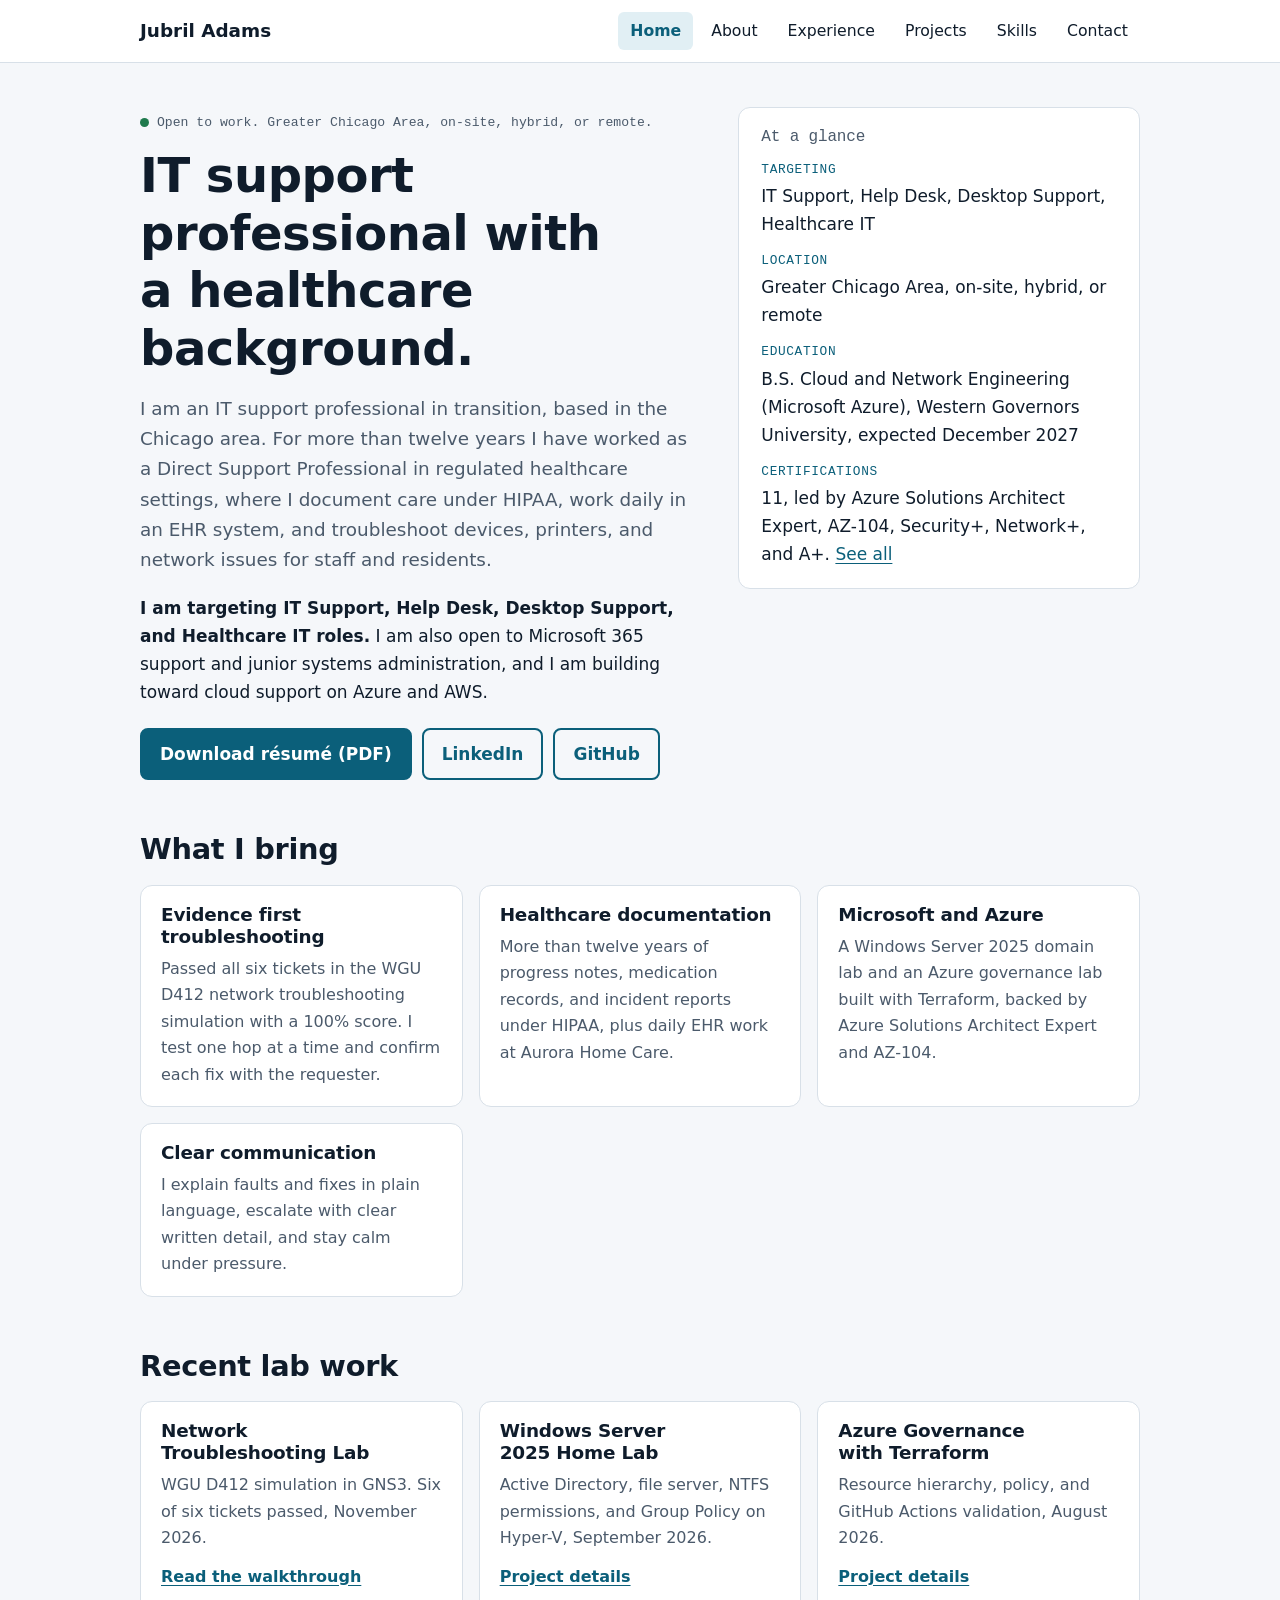
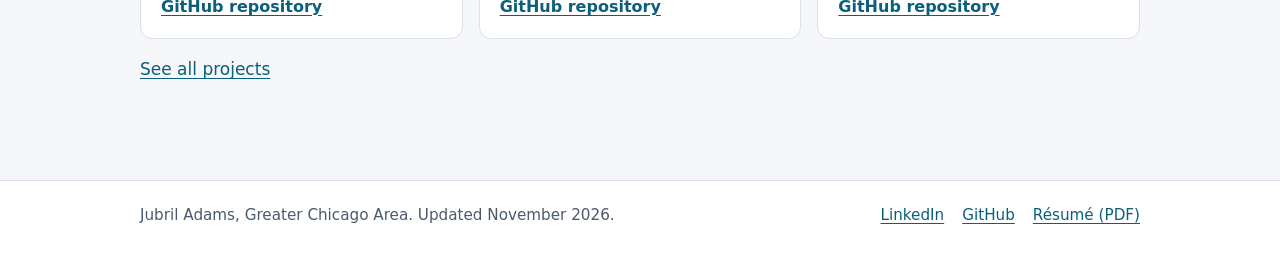
<file: index.html>
<!DOCTYPE html>
<html lang="en">
<head>
<meta charset="utf-8">
<meta name="viewport" content="width=device-width, initial-scale=1">
<title>Jubril Adams | IT Support, Help Desk and Healthcare IT</title>
<meta name="description" content="Jubril Adams is an IT support professional in the Chicago area with more than twelve years of healthcare documentation experience, Azure and CompTIA certifications, and hands-on networking labs.">
<link rel="canonical" href="https://jubriladams.com/">
<meta property="og:type" content="website">
<meta property="og:title" content="Jubril Adams | IT Support, Help Desk and Healthcare IT">
<meta property="og:description" content="Jubril Adams is an IT support professional in the Chicago area with more than twelve years of healthcare documentation experience, Azure and CompTIA certifications, and hands-on networking labs.">
<meta property="og:url" content="https://jubriladams.com/">
<meta name="theme-color" content="#0b5f7a">
<link rel="stylesheet" href="styles.css">
<script type="application/ld+json">
{"@context":"https://schema.org","@type":"Person","name":"Jubril Adams","url":"https://jubriladams.com/","sameAs":["https://www.linkedin.com/in/jubriladams","https://github.com/Jubriladams78"]}
</script>
</head>
<body>
<a class="skip" href="#main">Skip to content</a>
<header class="site-head">
  <div class="wrap">
    <a class="brand" href="index.html">Jubril Adams</a>
    <nav aria-label="Main"><ul><li><a href="index.html" aria-current="page">Home</a></li><li><a href="about.html">About</a></li><li><a href="experience.html">Experience</a></li><li><a href="projects.html">Projects</a></li><li><a href="skills.html">Skills</a></li><li><a href="contact.html">Contact</a></li></ul></nav>
  </div>
</header>
<main id="main"><div class="wrap">

<section class="hero" aria-labelledby="h">
  <div>
    <p class="eyebrow"><span class="dot" aria-hidden="true"></span>Open to work. Greater Chicago Area, on-site, hybrid, or remote.</p>
    <h1 id="h">IT support professional with a healthcare background.</h1>
    <p class="lead">I am an IT support professional in transition, based in the Chicago area. For more than twelve years I have worked as a Direct Support Professional in regulated healthcare settings, where I document care under HIPAA, work daily in an EHR system, and troubleshoot devices, printers, and network issues for staff and residents.</p>
    <p><b>I am targeting IT Support, Help Desk, Desktop Support, and Healthcare IT roles.</b> I am also open to Microsoft 365 support and junior systems administration, and I am building toward cloud support on Azure and AWS.</p>
    <div class="actions">
      <a class="btn primary" href="assets/Jubril-Adams-Resume.pdf">Download résumé (PDF)</a>
      <a class="btn" href="https://www.linkedin.com/in/jubriladams">LinkedIn</a>
      <a class="btn" href="https://github.com/Jubriladams78">GitHub</a>
    </div>
  </div>
  <aside class="glance" aria-labelledby="g">
    <h2 id="g">At a glance</h2>
    <dl>
      <dt>Targeting</dt><dd>IT Support, Help Desk, Desktop Support, Healthcare IT</dd>
      <dt>Location</dt><dd>Greater Chicago Area, on-site, hybrid, or remote</dd>
      <dt>Education</dt><dd>B.S. Cloud and Network Engineering (Microsoft Azure), Western Governors University, expected December 2027</dd>
      <dt>Certifications</dt><dd>11, led by Azure Solutions Architect Expert, AZ-104, Security+, Network+, and A+. <a href="skills.html#certs">See all</a></dd>
    </dl>
  </aside>
</section>

<section class="section" aria-labelledby="s">
  <h2 id="s">What I bring</h2>
  <div class="grid">
    <div class="card"><h3>Evidence first troubleshooting</h3><p>Passed all six tickets in the WGU D412 network troubleshooting simulation with a 100% score. I test one hop at a time and confirm each fix with the requester.</p></div>
    <div class="card"><h3>Healthcare documentation</h3><p>More than twelve years of progress notes, medication records, and incident reports under HIPAA, plus daily EHR work at Aurora Home Care.</p></div>
    <div class="card"><h3>Microsoft and Azure</h3><p>A Windows Server 2025 domain lab and an Azure governance lab built with Terraform, backed by Azure Solutions Architect Expert and AZ-104.</p></div>
    <div class="card"><h3>Clear communication</h3><p>I explain faults and fixes in plain language, escalate with clear written detail, and stay calm under pressure.</p></div>
  </div>
</section>

<section class="section" aria-labelledby="p">
  <h2 id="p">Recent lab work</h2>
  <div class="grid">
    <div class="card"><h3>Network Troubleshooting Lab</h3><p>WGU D412 simulation in GNS3. Six of six tickets passed, November 2026.</p><p class="links"><a href="network-lab.html">Read the walkthrough</a><a href="https://github.com/Jubriladams78/network-troubleshooting-lab">GitHub repository</a></p></div>
    <div class="card"><h3>Windows Server 2025 Home Lab</h3><p>Active Directory, file server, NTFS permissions, and Group Policy on Hyper-V, September 2026.</p><p class="links"><a href="projects.html#windows">Project details</a><a href="https://github.com/Jubriladams78/windows-server-2025-ad-dns-gpo-lab">GitHub repository</a></p></div>
    <div class="card"><h3>Azure Governance with Terraform</h3><p>Resource hierarchy, policy, and GitHub Actions validation, August 2026.</p><p class="links"><a href="projects.html#azure">Project details</a><a href="https://github.com/Jubriladams78/Azure-resource-hierarchy-lab">GitHub repository</a></p></div>
  </div>
  <p style="margin-top:16px"><a href="projects.html">See all projects</a></p>
</section>

</div></main>
<footer>
  <div class="wrap">
    <div>Jubril Adams, Greater Chicago Area. Updated November 2026.</div>
    <ul>
      <li><a href="https://www.linkedin.com/in/jubriladams">LinkedIn</a></li>
      <li><a href="https://github.com/Jubriladams78">GitHub</a></li>
      <li><a href="assets/Jubril-Adams-Resume.pdf">Résumé (PDF)</a></li>
    </ul>
  </div>
</footer>
</body>
</html>
</file>
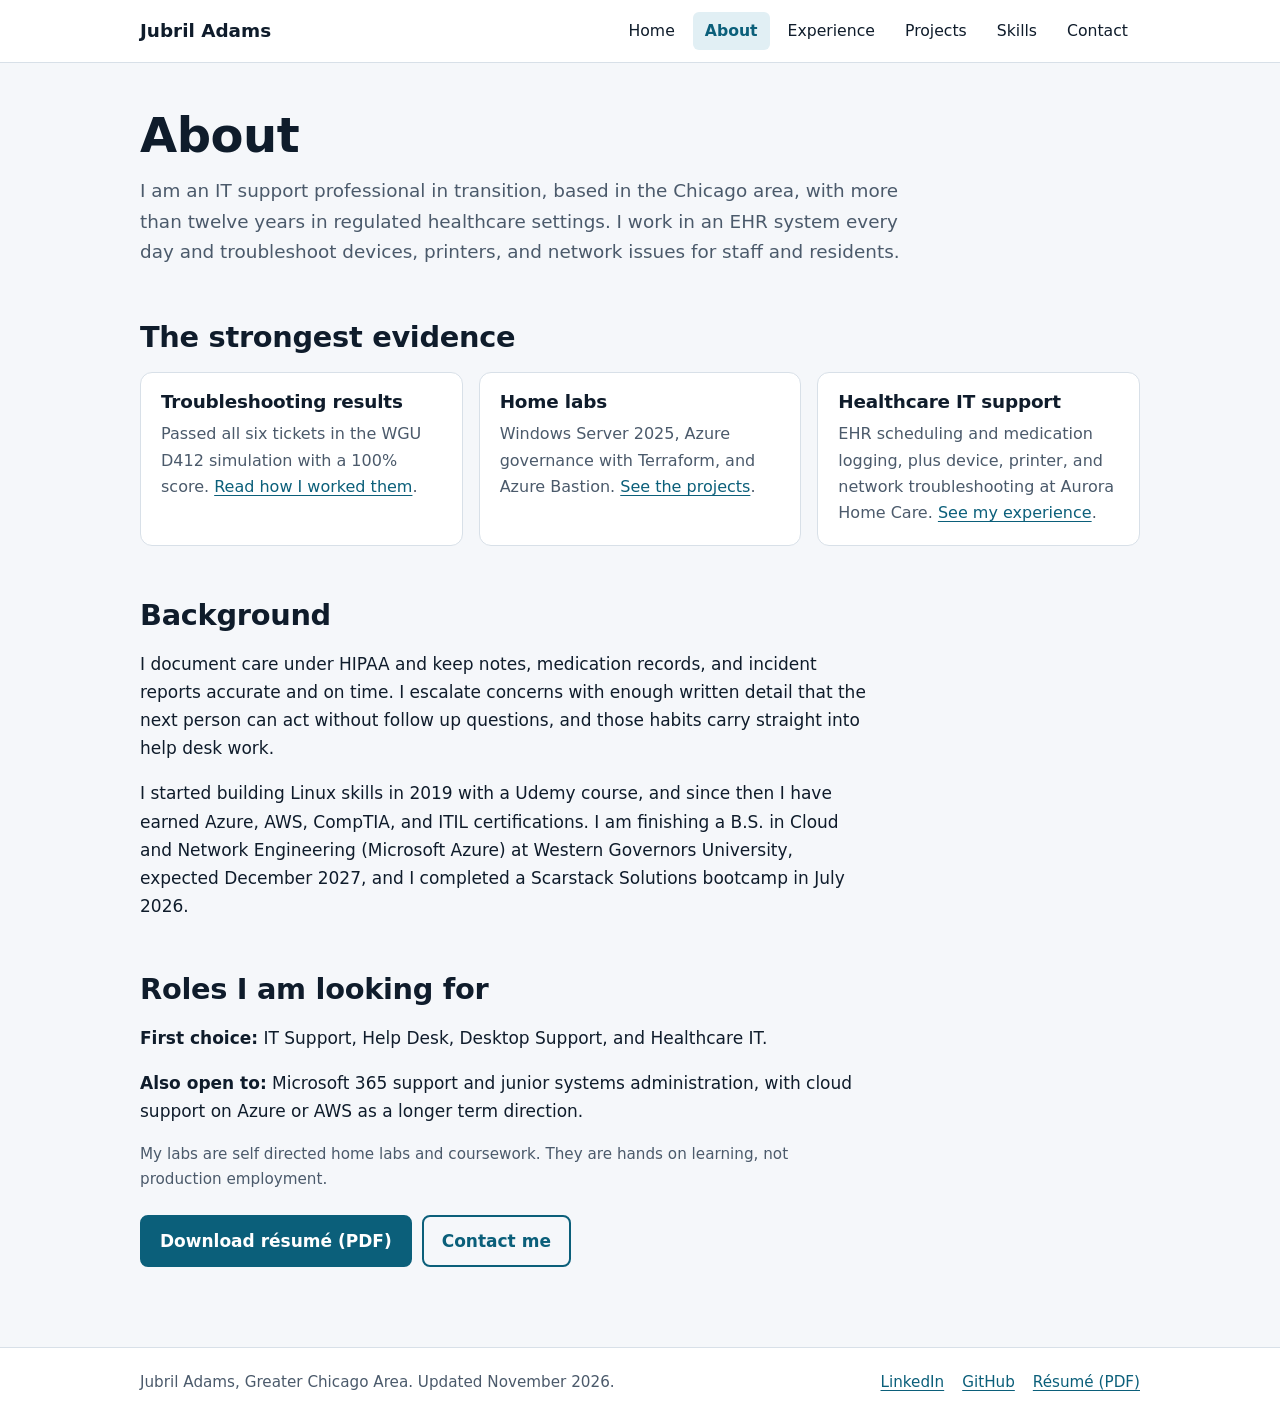
<file: about.html>
<!DOCTYPE html>
<html lang="en">
<head>
<meta charset="utf-8">
<meta name="viewport" content="width=device-width, initial-scale=1">
<title>About Jubril Adams | IT Support Professional</title>
<meta name="description" content="Career summary and strongest evidence for IT Support, Help Desk, Desktop Support, and Healthcare IT roles in the Chicago area.">
<link rel="canonical" href="https://jubriladams.com/about.html">
<meta property="og:type" content="website">
<meta property="og:title" content="About Jubril Adams | IT Support Professional">
<meta property="og:description" content="Career summary and strongest evidence for IT Support, Help Desk, Desktop Support, and Healthcare IT roles in the Chicago area.">
<meta property="og:url" content="https://jubriladams.com/about.html">
<meta name="theme-color" content="#0b5f7a">
<link rel="stylesheet" href="styles.css">
</head>
<body>
<a class="skip" href="#main">Skip to content</a>
<header class="site-head">
  <div class="wrap">
    <a class="brand" href="index.html">Jubril Adams</a>
    <nav aria-label="Main"><ul><li><a href="index.html">Home</a></li><li><a href="about.html" aria-current="page">About</a></li><li><a href="experience.html">Experience</a></li><li><a href="projects.html">Projects</a></li><li><a href="skills.html">Skills</a></li><li><a href="contact.html">Contact</a></li></ul></nav>
  </div>
</header>
<main id="main"><div class="wrap">

<h1>About</h1>
<p class="lead" style="margin-top:12px">I am an IT support professional in transition, based in the Chicago area, with more than twelve years in regulated healthcare settings. I work in an EHR system every day and troubleshoot devices, printers, and network issues for staff and residents.</p>

<section class="section" aria-labelledby="ev">
  <h2 id="ev">The strongest evidence</h2>
  <div class="grid">
    <div class="card"><h3>Troubleshooting results</h3><p>Passed all six tickets in the WGU D412 simulation with a 100% score. <a href="network-lab.html">Read how I worked them</a>.</p></div>
    <div class="card"><h3>Home labs</h3><p>Windows Server 2025, Azure governance with Terraform, and Azure Bastion. <a href="projects.html">See the projects</a>.</p></div>
    <div class="card"><h3>Healthcare IT support</h3><p>EHR scheduling and medication logging, plus device, printer, and network troubleshooting at Aurora Home Care. <a href="experience.html">See my experience</a>.</p></div>
  </div>
</section>

<section class="section" aria-labelledby="bg">
  <h2 id="bg">Background</h2>
  <p>I document care under HIPAA and keep notes, medication records, and incident reports accurate and on time. I escalate concerns with enough written detail that the next person can act without follow up questions, and those habits carry straight into help desk work.</p>
  <p>I started building Linux skills in 2019 with a Udemy course, and since then I have earned Azure, AWS, CompTIA, and ITIL certifications. I am finishing a B.S. in Cloud and Network Engineering (Microsoft Azure) at Western Governors University, expected December 2027, and I completed a Scarstack Solutions bootcamp in July 2026.</p>
</section>

<section class="section" aria-labelledby="target">
  <h2 id="target">Roles I am looking for</h2>
  <p><b>First choice:</b> IT Support, Help Desk, Desktop Support, and Healthcare IT.</p>
  <p><b>Also open to:</b> Microsoft 365 support and junior systems administration, with cloud support on Azure or AWS as a longer term direction.</p>
  <p class="note">My labs are self directed home labs and coursework. They are hands on learning, not production employment.</p>
  <div class="actions"><a class="btn primary" href="assets/Jubril-Adams-Resume.pdf">Download résumé (PDF)</a><a class="btn" href="contact.html">Contact me</a></div>
</section>

</div></main>
<footer>
  <div class="wrap">
    <div>Jubril Adams, Greater Chicago Area. Updated November 2026.</div>
    <ul>
      <li><a href="https://www.linkedin.com/in/jubriladams">LinkedIn</a></li>
      <li><a href="https://github.com/Jubriladams78">GitHub</a></li>
      <li><a href="assets/Jubril-Adams-Resume.pdf">Résumé (PDF)</a></li>
    </ul>
  </div>
</footer>
</body>
</html>
</file>
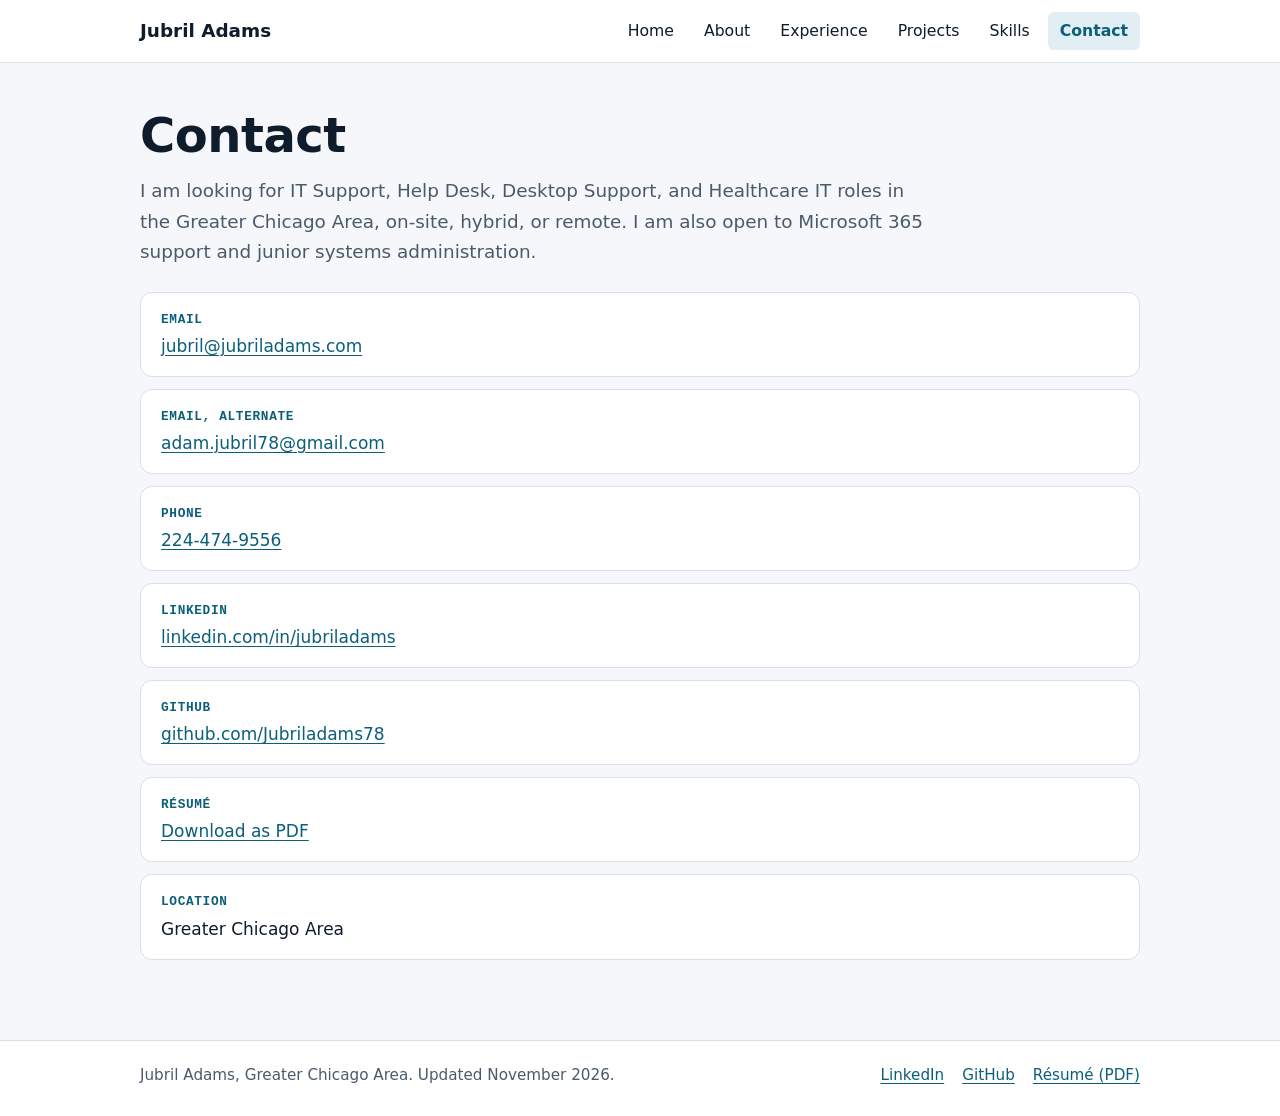
<file: contact.html>
<!DOCTYPE html>
<html lang="en">
<head>
<meta charset="utf-8">
<meta name="viewport" content="width=device-width, initial-scale=1">
<title>Contact Jubril Adams</title>
<meta name="description" content="Email, LinkedIn, GitHub, and résumé for Jubril Adams, open to IT support and healthcare IT roles in the Greater Chicago Area.">
<link rel="canonical" href="https://jubriladams.com/contact.html">
<meta property="og:type" content="website">
<meta property="og:title" content="Contact Jubril Adams">
<meta property="og:description" content="Email, LinkedIn, GitHub, and résumé for Jubril Adams, open to IT support and healthcare IT roles in the Greater Chicago Area.">
<meta property="og:url" content="https://jubriladams.com/contact.html">
<meta name="theme-color" content="#0b5f7a">
<link rel="stylesheet" href="styles.css">
</head>
<body>
<a class="skip" href="#main">Skip to content</a>
<header class="site-head">
  <div class="wrap">
    <a class="brand" href="index.html">Jubril Adams</a>
    <nav aria-label="Main"><ul><li><a href="index.html">Home</a></li><li><a href="about.html">About</a></li><li><a href="experience.html">Experience</a></li><li><a href="projects.html">Projects</a></li><li><a href="skills.html">Skills</a></li><li><a href="contact.html" aria-current="page">Contact</a></li></ul></nav>
  </div>
</header>
<main id="main"><div class="wrap">

<h1>Contact</h1>
<p class="lead" style="margin-top:12px">I am looking for IT Support, Help Desk, Desktop Support, and Healthcare IT roles in the Greater Chicago Area, on-site, hybrid, or remote. I am also open to Microsoft 365 support and junior systems administration.</p>
<ul class="contact-list" style="margin-top:24px">
  <li><b>Email</b><a href="mailto:jubril@jubriladams.com">jubril@jubriladams.com</a></li>
  <li><b>Email, alternate</b><a href="mailto:adam.jubril78@gmail.com">adam.jubril78@gmail.com</a></li>
  <li><b>Phone</b><a href="tel:+12244749556">224-474-9556</a></li>
  <li><b>LinkedIn</b><a href="https://www.linkedin.com/in/jubriladams">linkedin.com/in/jubriladams</a></li>
  <li><b>GitHub</b><a href="https://github.com/Jubriladams78">github.com/Jubriladams78</a></li>
  <li><b>Résumé</b><a href="assets/Jubril-Adams-Resume.pdf">Download as PDF</a></li>
  <li><b>Location</b>Greater Chicago Area</li>
</ul>

</div></main>
<footer>
  <div class="wrap">
    <div>Jubril Adams, Greater Chicago Area. Updated November 2026.</div>
    <ul>
      <li><a href="https://www.linkedin.com/in/jubriladams">LinkedIn</a></li>
      <li><a href="https://github.com/Jubriladams78">GitHub</a></li>
      <li><a href="assets/Jubril-Adams-Resume.pdf">Résumé (PDF)</a></li>
    </ul>
  </div>
</footer>
</body>
</html>
</file>
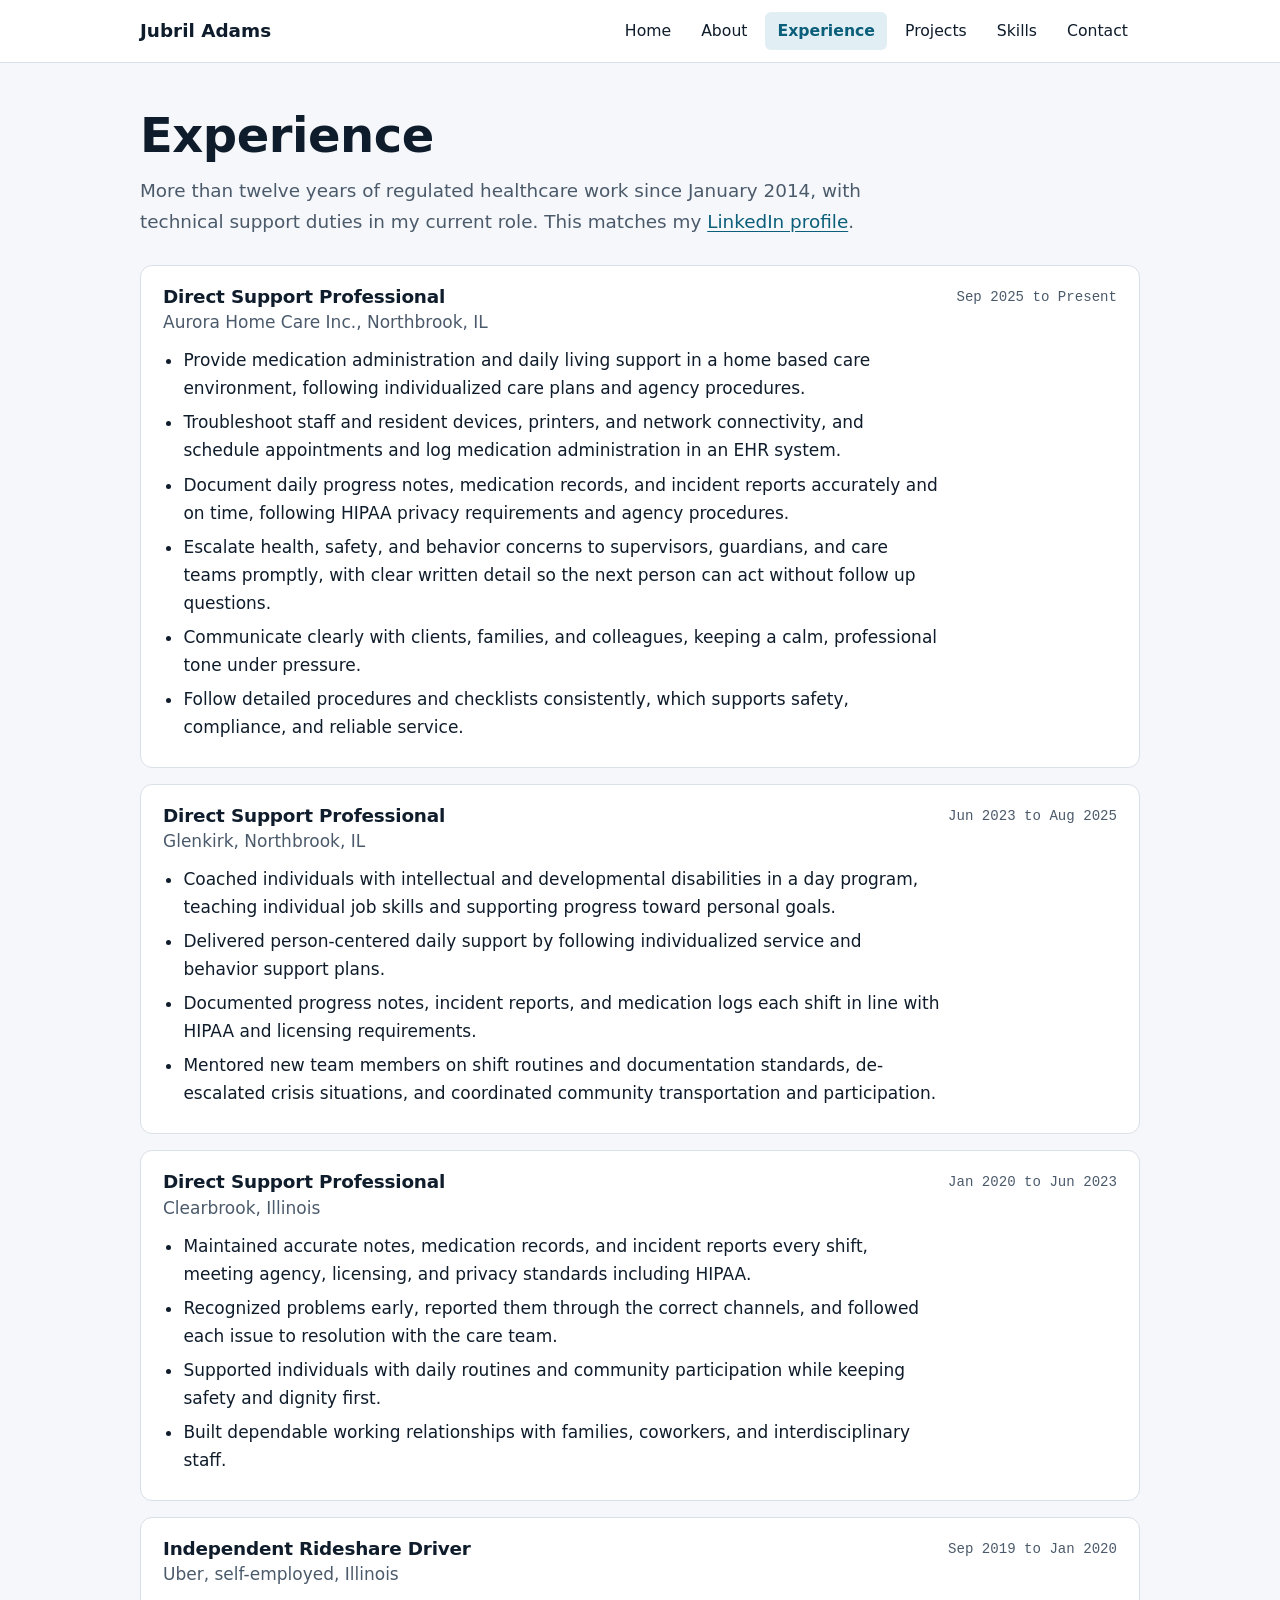
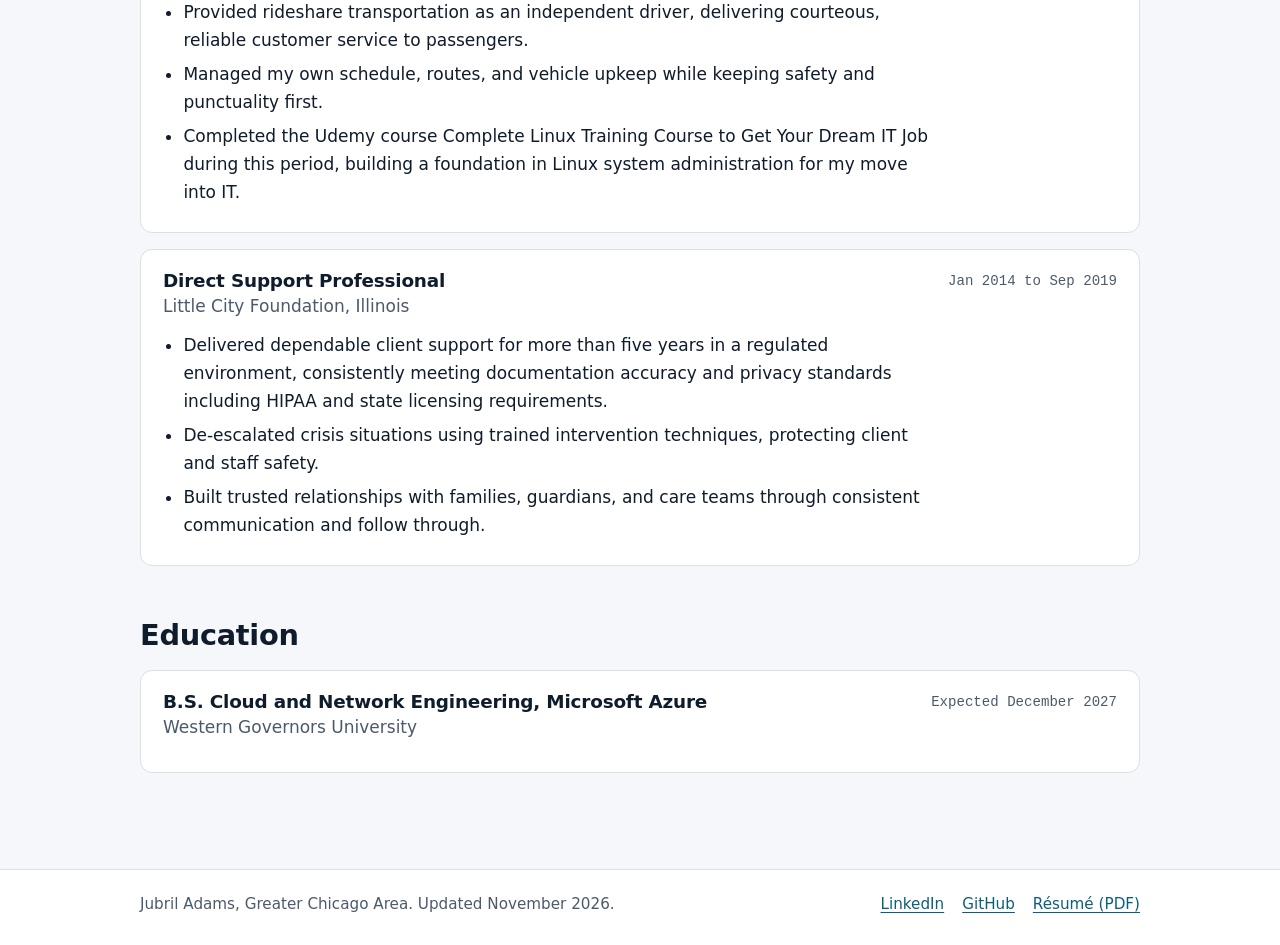
<file: experience.html>
<!DOCTYPE html>
<html lang="en">
<head>
<meta charset="utf-8">
<meta name="viewport" content="width=device-width, initial-scale=1">
<title>Experience | Jubril Adams</title>
<meta name="description" content="Work history in regulated healthcare settings, from Little City Foundation in 2014 to Aurora Home Care today, with HIPAA, EHR, and technical support duties.">
<link rel="canonical" href="https://jubriladams.com/experience.html">
<meta property="og:type" content="website">
<meta property="og:title" content="Experience | Jubril Adams">
<meta property="og:description" content="Work history in regulated healthcare settings, from Little City Foundation in 2014 to Aurora Home Care today, with HIPAA, EHR, and technical support duties.">
<meta property="og:url" content="https://jubriladams.com/experience.html">
<meta name="theme-color" content="#0b5f7a">
<link rel="stylesheet" href="styles.css">
</head>
<body>
<a class="skip" href="#main">Skip to content</a>
<header class="site-head">
  <div class="wrap">
    <a class="brand" href="index.html">Jubril Adams</a>
    <nav aria-label="Main"><ul><li><a href="index.html">Home</a></li><li><a href="about.html">About</a></li><li><a href="experience.html" aria-current="page">Experience</a></li><li><a href="projects.html">Projects</a></li><li><a href="skills.html">Skills</a></li><li><a href="contact.html">Contact</a></li></ul></nav>
  </div>
</header>
<main id="main"><div class="wrap">

<h1>Experience</h1>
<p class="lead" style="margin-top:12px">More than twelve years of regulated healthcare work since January 2014, with technical support duties in my current role. This matches my <a href="https://www.linkedin.com/in/jubriladams">LinkedIn profile</a>.</p>
<section class="section" style="margin-top:28px" aria-label="Work history">
<article class="job">
  <header><div><h3>Direct Support Professional</h3><div class="org">Aurora Home Care Inc., Northbrook, IL</div></div><div class="when">Sep 2025 to Present</div></header>
  <ul><li>Provide medication administration and daily living support in a home based care environment, following individualized care plans and agency procedures.</li><li>Troubleshoot staff and resident devices, printers, and network connectivity, and schedule appointments and log medication administration in an EHR system.</li><li>Document daily progress notes, medication records, and incident reports accurately and on time, following HIPAA privacy requirements and agency procedures.</li><li>Escalate health, safety, and behavior concerns to supervisors, guardians, and care teams promptly, with clear written detail so the next person can act without follow up questions.</li><li>Communicate clearly with clients, families, and colleagues, keeping a calm, professional tone under pressure.</li><li>Follow detailed procedures and checklists consistently, which supports safety, compliance, and reliable service.</li></ul>
</article>
<article class="job">
  <header><div><h3>Direct Support Professional</h3><div class="org">Glenkirk, Northbrook, IL</div></div><div class="when">Jun 2023 to Aug 2025</div></header>
  <ul><li>Coached individuals with intellectual and developmental disabilities in a day program, teaching individual job skills and supporting progress toward personal goals.</li><li>Delivered person-centered daily support by following individualized service and behavior support plans.</li><li>Documented progress notes, incident reports, and medication logs each shift in line with HIPAA and licensing requirements.</li><li>Mentored new team members on shift routines and documentation standards, de-escalated crisis situations, and coordinated community transportation and participation.</li></ul>
</article>
<article class="job">
  <header><div><h3>Direct Support Professional</h3><div class="org">Clearbrook, Illinois</div></div><div class="when">Jan 2020 to Jun 2023</div></header>
  <ul><li>Maintained accurate notes, medication records, and incident reports every shift, meeting agency, licensing, and privacy standards including HIPAA.</li><li>Recognized problems early, reported them through the correct channels, and followed each issue to resolution with the care team.</li><li>Supported individuals with daily routines and community participation while keeping safety and dignity first.</li><li>Built dependable working relationships with families, coworkers, and interdisciplinary staff.</li></ul>
</article>
<article class="job">
  <header><div><h3>Independent Rideshare Driver</h3><div class="org">Uber, self-employed, Illinois</div></div><div class="when">Sep 2019 to Jan 2020</div></header>
  <ul><li>Provided rideshare transportation as an independent driver, delivering courteous, reliable customer service to passengers.</li><li>Managed my own schedule, routes, and vehicle upkeep while keeping safety and punctuality first.</li><li>Completed the Udemy course Complete Linux Training Course to Get Your Dream IT Job during this period, building a foundation in Linux system administration for my move into IT.</li></ul>
</article>
<article class="job">
  <header><div><h3>Direct Support Professional</h3><div class="org">Little City Foundation, Illinois</div></div><div class="when">Jan 2014 to Sep 2019</div></header>
  <ul><li>Delivered dependable client support for more than five years in a regulated environment, consistently meeting documentation accuracy and privacy standards including HIPAA and state licensing requirements.</li><li>De-escalated crisis situations using trained intervention techniques, protecting client and staff safety.</li><li>Built trusted relationships with families, guardians, and care teams through consistent communication and follow through.</li></ul>
</article>
</section>
<section class="section" aria-labelledby="edu">
  <h2 id="edu">Education</h2>
  <article class="job">
    <header><div><h3>B.S. Cloud and Network Engineering, Microsoft Azure</h3><div class="org">Western Governors University</div></div><div class="when">Expected December 2027</div></header>
    <!-- TODO (Jubril): confirm the WGU start date before adding one. Your records disagree (August 2022 vs 2024). -->
  </article>
</section>

</div></main>
<footer>
  <div class="wrap">
    <div>Jubril Adams, Greater Chicago Area. Updated November 2026.</div>
    <ul>
      <li><a href="https://www.linkedin.com/in/jubriladams">LinkedIn</a></li>
      <li><a href="https://github.com/Jubriladams78">GitHub</a></li>
      <li><a href="assets/Jubril-Adams-Resume.pdf">Résumé (PDF)</a></li>
    </ul>
  </div>
</footer>
</body>
</html>
</file>
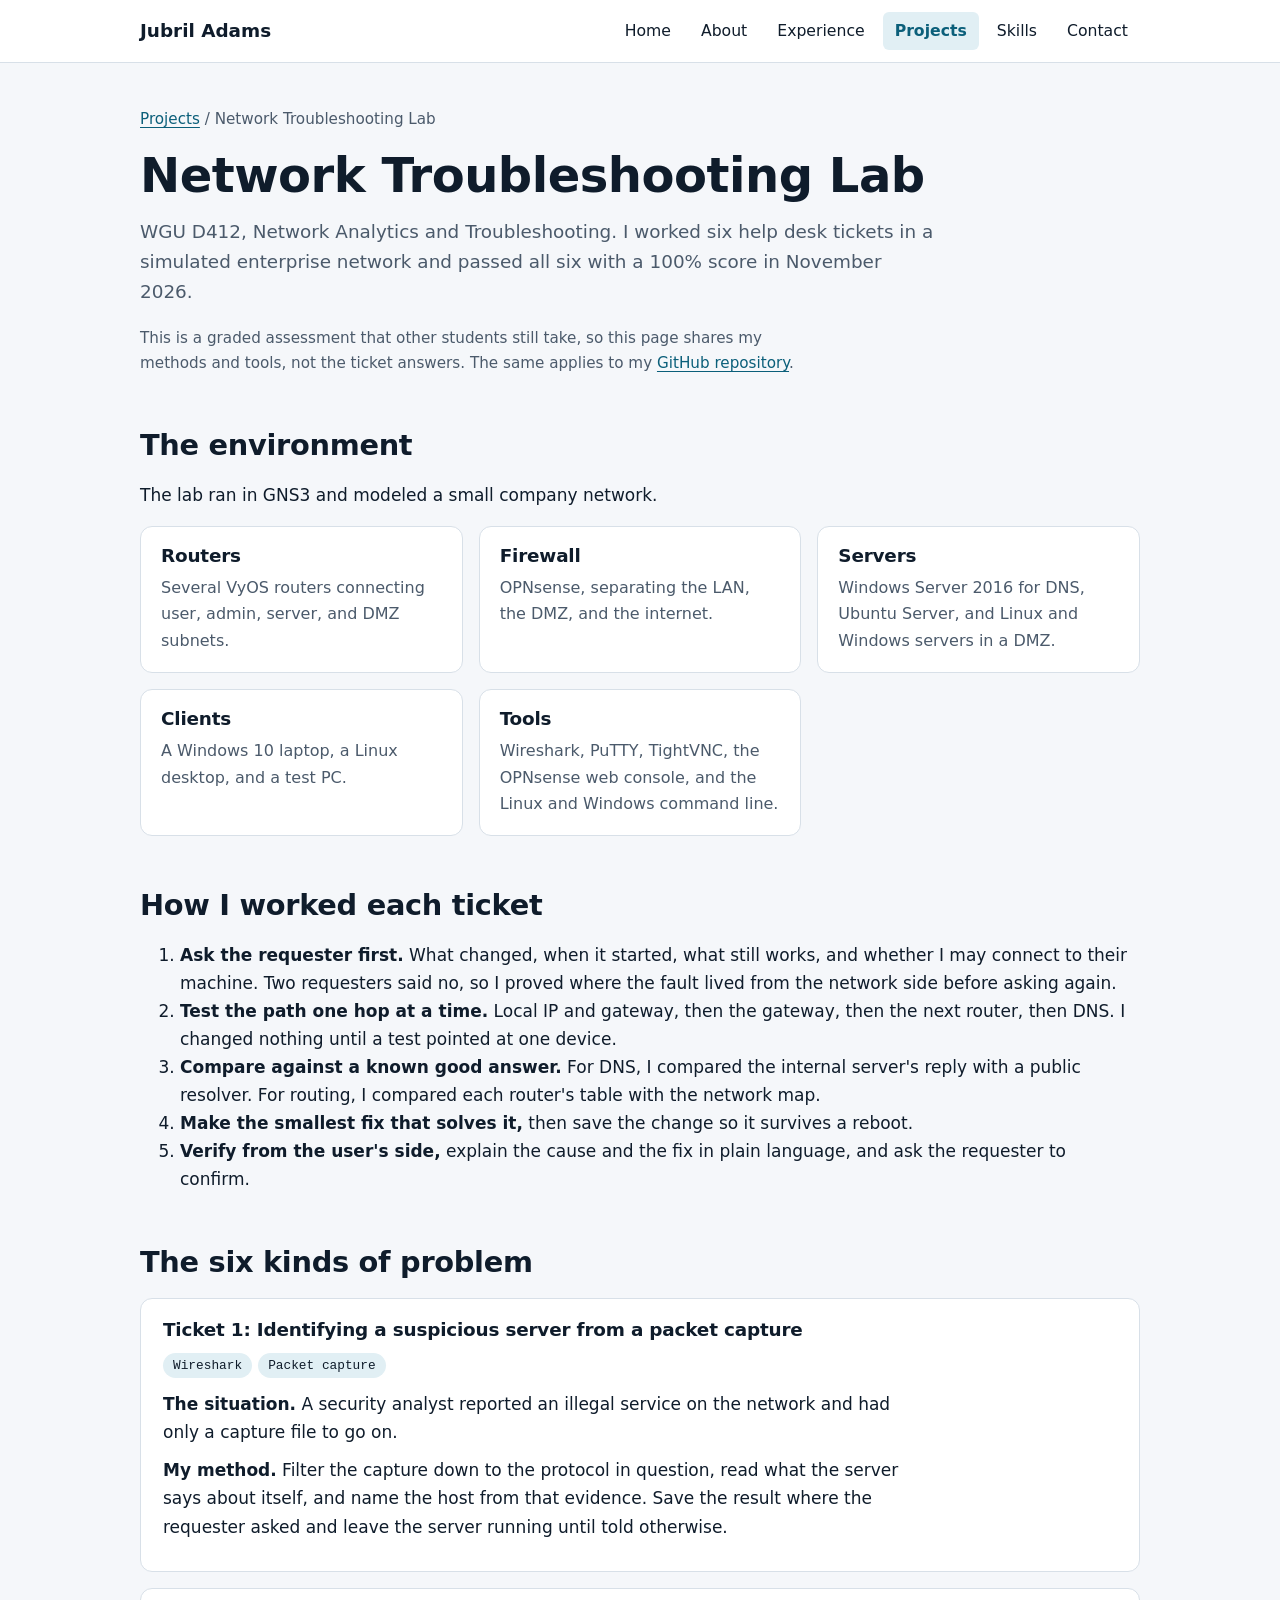
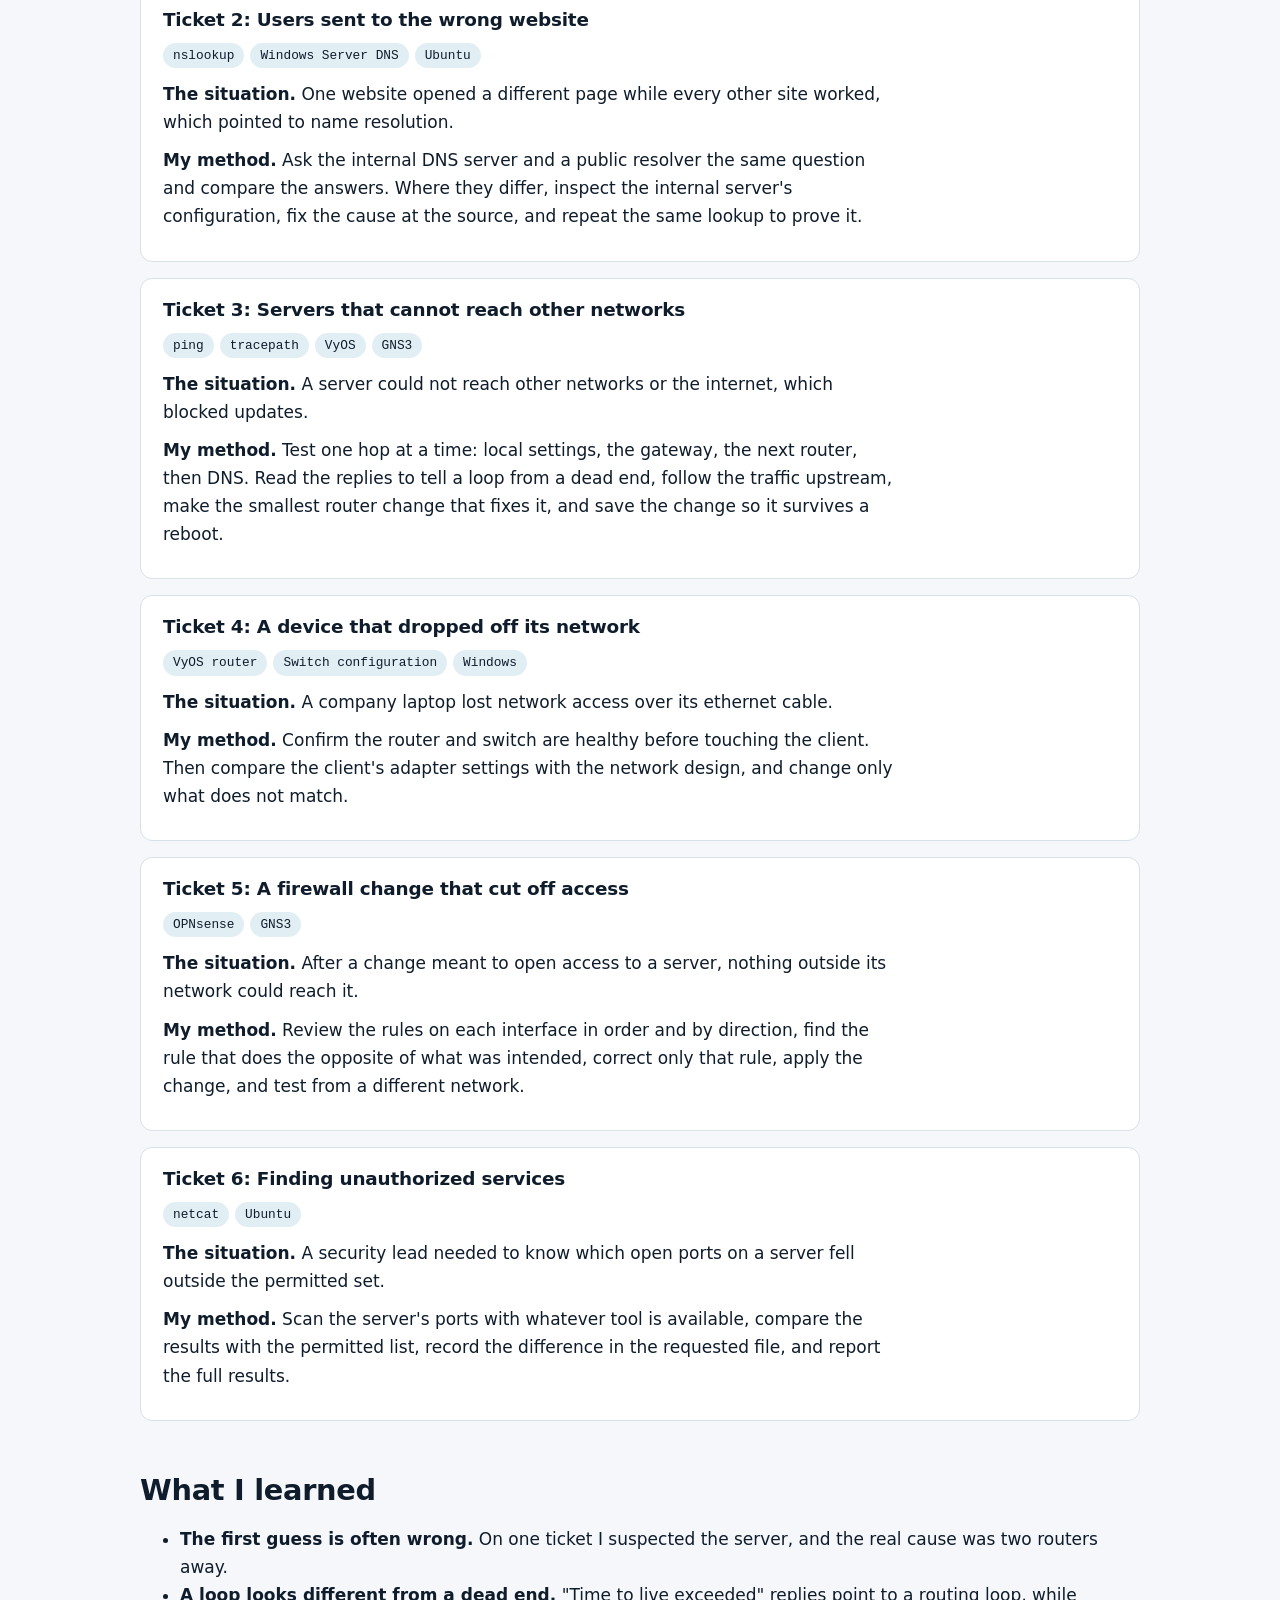
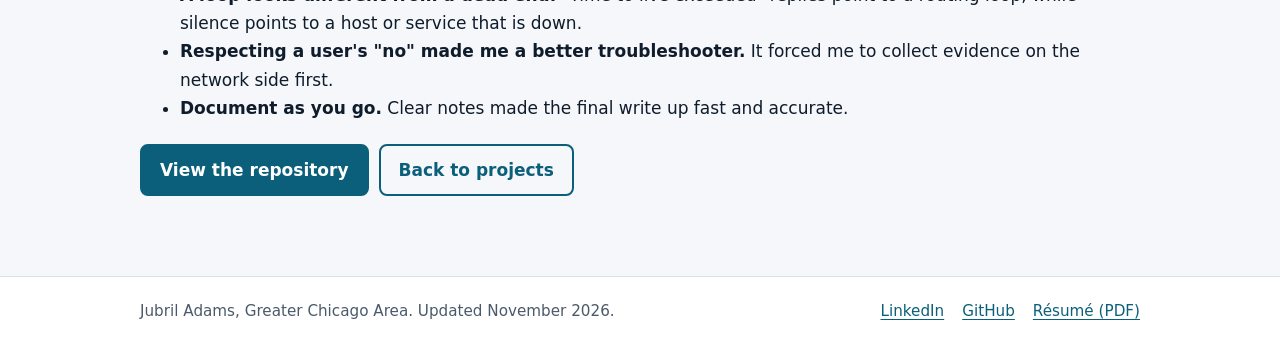
<file: network-lab.html>
<!DOCTYPE html>
<html lang="en">
<head>
<meta charset="utf-8">
<meta name="viewport" content="width=device-width, initial-scale=1">
<title>Network Troubleshooting Lab (WGU D412) | Jubril Adams</title>
<meta name="description" content="How I worked six simulated help desk tickets in GNS3 and passed all six: the environment, my troubleshooting method, and what I learned. Methods only, no ticket answers.">
<link rel="canonical" href="https://jubriladams.com/network-lab.html">
<meta property="og:type" content="website">
<meta property="og:title" content="Network Troubleshooting Lab (WGU D412) | Jubril Adams">
<meta property="og:description" content="How I worked six simulated help desk tickets in GNS3 and passed all six: the environment, my troubleshooting method, and what I learned. Methods only, no ticket answers.">
<meta property="og:url" content="https://jubriladams.com/network-lab.html">
<meta name="theme-color" content="#0b5f7a">
<link rel="stylesheet" href="styles.css">
</head>
<body>
<a class="skip" href="#main">Skip to content</a>
<header class="site-head">
  <div class="wrap">
    <a class="brand" href="index.html">Jubril Adams</a>
    <nav aria-label="Main"><ul><li><a href="index.html">Home</a></li><li><a href="about.html">About</a></li><li><a href="experience.html">Experience</a></li><li><a href="projects.html" aria-current="page">Projects</a></li><li><a href="skills.html">Skills</a></li><li><a href="contact.html">Contact</a></li></ul></nav>
  </div>
</header>
<main id="main"><div class="wrap">

<p class="note"><a href="projects.html">Projects</a> / Network Troubleshooting Lab</p>
<h1 style="margin-top:8px">Network Troubleshooting Lab</h1>
<p class="lead" style="margin-top:12px">WGU D412, Network Analytics and Troubleshooting. I worked six help desk tickets in a simulated enterprise network and passed all six with a 100% score in November 2026.</p>
<p class="note">This is a graded assessment that other students still take, so this page shares my methods and tools, not the ticket answers. The same applies to my <a href="https://github.com/Jubriladams78/network-troubleshooting-lab">GitHub repository</a>.</p>

<section class="section" aria-labelledby="env">
  <h2 id="env">The environment</h2>
  <p>The lab ran in GNS3 and modeled a small company network.</p>
  <div class="grid">
    <div class="card"><h3>Routers</h3><p>Several VyOS routers connecting user, admin, server, and DMZ subnets.</p></div>
    <div class="card"><h3>Firewall</h3><p>OPNsense, separating the LAN, the DMZ, and the internet.</p></div>
    <div class="card"><h3>Servers</h3><p>Windows Server 2016 for DNS, Ubuntu Server, and Linux and Windows servers in a DMZ.</p></div>
    <div class="card"><h3>Clients</h3><p>A Windows 10 laptop, a Linux desktop, and a test PC.</p></div>
    <div class="card"><h3>Tools</h3><p>Wireshark, PuTTY, TightVNC, the OPNsense web console, and the Linux and Windows command line.</p></div>
  </div>
</section>

<section class="section" aria-labelledby="how">
  <h2 id="how">How I worked each ticket</h2>
  <ol>
    <li><b>Ask the requester first.</b> What changed, when it started, what still works, and whether I may connect to their machine. Two requesters said no, so I proved where the fault lived from the network side before asking again.</li>
    <li><b>Test the path one hop at a time.</b> Local IP and gateway, then the gateway, then the next router, then DNS. I changed nothing until a test pointed at one device.</li>
    <li><b>Compare against a known good answer.</b> For DNS, I compared the internal server's reply with a public resolver. For routing, I compared each router's table with the network map.</li>
    <li><b>Make the smallest fix that solves it,</b> then save the change so it survives a reboot.</li>
    <li><b>Verify from the user's side,</b> explain the cause and the fix in plain language, and ask the requester to confirm.</li>
  </ol>
</section>

<section class="section" aria-labelledby="kinds">
  <h2 id="kinds">The six kinds of problem</h2>
  <article class="project" id="t1">
  <header><h3>Ticket 1: Identifying a suspicious server from a packet capture</h3></header>
  <ul class="tags"><li>Wireshark</li><li>Packet capture</li></ul>
  <p><b>The situation.</b> A security analyst reported an illegal service on the network and had only a capture file to go on.</p>
  <p><b>My method.</b> Filter the capture down to the protocol in question, read what the server says about itself, and name the host from that evidence. Save the result where the requester asked and leave the server running until told otherwise.</p>
</article>
<article class="project" id="t2">
  <header><h3>Ticket 2: Users sent to the wrong website</h3></header>
  <ul class="tags"><li>nslookup</li><li>Windows Server DNS</li><li>Ubuntu</li></ul>
  <p><b>The situation.</b> One website opened a different page while every other site worked, which pointed to name resolution.</p>
  <p><b>My method.</b> Ask the internal DNS server and a public resolver the same question and compare the answers. Where they differ, inspect the internal server&#x27;s configuration, fix the cause at the source, and repeat the same lookup to prove it.</p>
</article>
<article class="project" id="t3">
  <header><h3>Ticket 3: Servers that cannot reach other networks</h3></header>
  <ul class="tags"><li>ping</li><li>tracepath</li><li>VyOS</li><li>GNS3</li></ul>
  <p><b>The situation.</b> A server could not reach other networks or the internet, which blocked updates.</p>
  <p><b>My method.</b> Test one hop at a time: local settings, the gateway, the next router, then DNS. Read the replies to tell a loop from a dead end, follow the traffic upstream, make the smallest router change that fixes it, and save the change so it survives a reboot.</p>
</article>
<article class="project" id="t4">
  <header><h3>Ticket 4: A device that dropped off its network</h3></header>
  <ul class="tags"><li>VyOS router</li><li>Switch configuration</li><li>Windows</li></ul>
  <p><b>The situation.</b> A company laptop lost network access over its ethernet cable.</p>
  <p><b>My method.</b> Confirm the router and switch are healthy before touching the client. Then compare the client&#x27;s adapter settings with the network design, and change only what does not match.</p>
</article>
<article class="project" id="t5">
  <header><h3>Ticket 5: A firewall change that cut off access</h3></header>
  <ul class="tags"><li>OPNsense</li><li>GNS3</li></ul>
  <p><b>The situation.</b> After a change meant to open access to a server, nothing outside its network could reach it.</p>
  <p><b>My method.</b> Review the rules on each interface in order and by direction, find the rule that does the opposite of what was intended, correct only that rule, apply the change, and test from a different network.</p>
</article>
<article class="project" id="t6">
  <header><h3>Ticket 6: Finding unauthorized services</h3></header>
  <ul class="tags"><li>netcat</li><li>Ubuntu</li></ul>
  <p><b>The situation.</b> A security lead needed to know which open ports on a server fell outside the permitted set.</p>
  <p><b>My method.</b> Scan the server&#x27;s ports with whatever tool is available, compare the results with the permitted list, record the difference in the requested file, and report the full results.</p>
</article>
</section>

<section class="section" aria-labelledby="lessons">
  <h2 id="lessons">What I learned</h2>
  <ul>
    <li><b>The first guess is often wrong.</b> On one ticket I suspected the server, and the real cause was two routers away.</li>
    <li><b>A loop looks different from a dead end.</b> "Time to live exceeded" replies point to a routing loop, while silence points to a host or service that is down.</li>
    <li><b>Respecting a user's "no" made me a better troubleshooter.</b> It forced me to collect evidence on the network side first.</li>
    <li><b>Document as you go.</b> Clear notes made the final write up fast and accurate.</li>
  </ul>
  <div class="actions"><a class="btn primary" href="https://github.com/Jubriladams78/network-troubleshooting-lab">View the repository</a><a class="btn" href="projects.html">Back to projects</a></div>
</section>

</div></main>
<footer>
  <div class="wrap">
    <div>Jubril Adams, Greater Chicago Area. Updated November 2026.</div>
    <ul>
      <li><a href="https://www.linkedin.com/in/jubriladams">LinkedIn</a></li>
      <li><a href="https://github.com/Jubriladams78">GitHub</a></li>
      <li><a href="assets/Jubril-Adams-Resume.pdf">Résumé (PDF)</a></li>
    </ul>
  </div>
</footer>
</body>
</html>
</file>
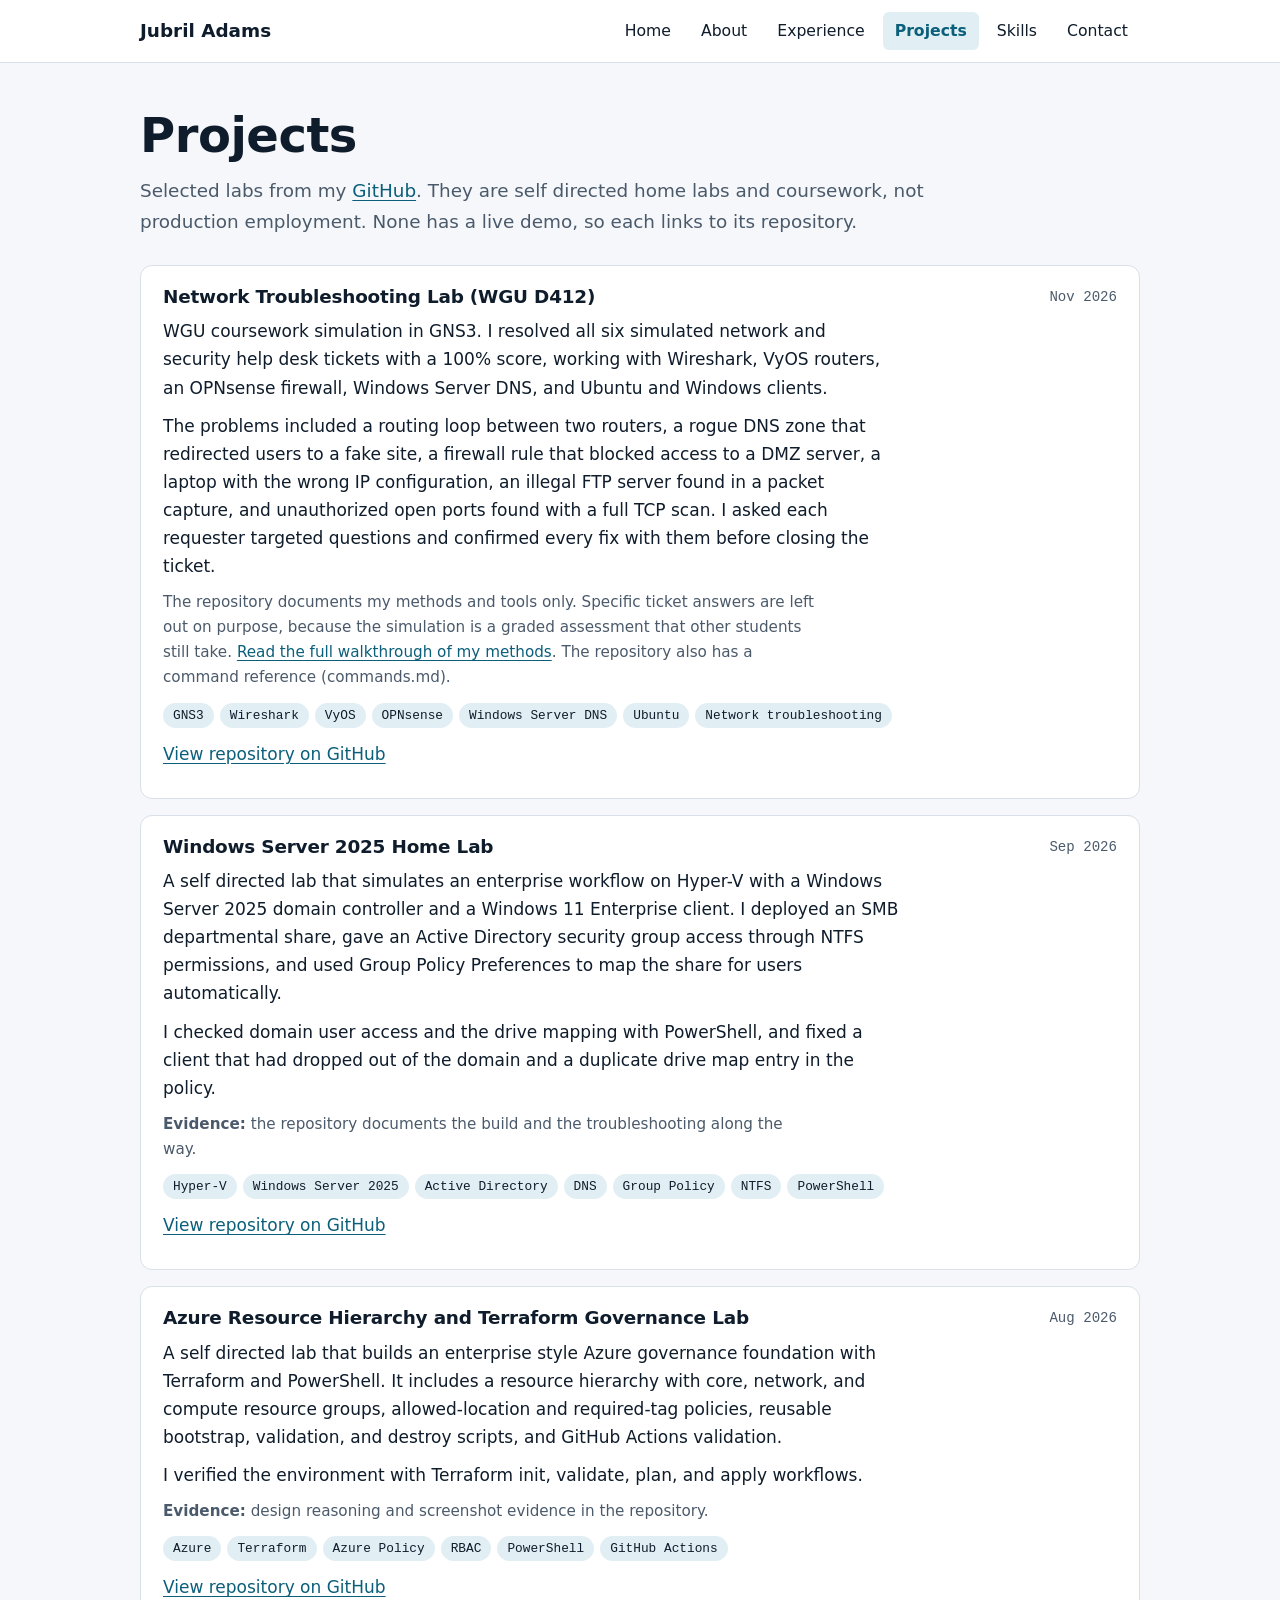
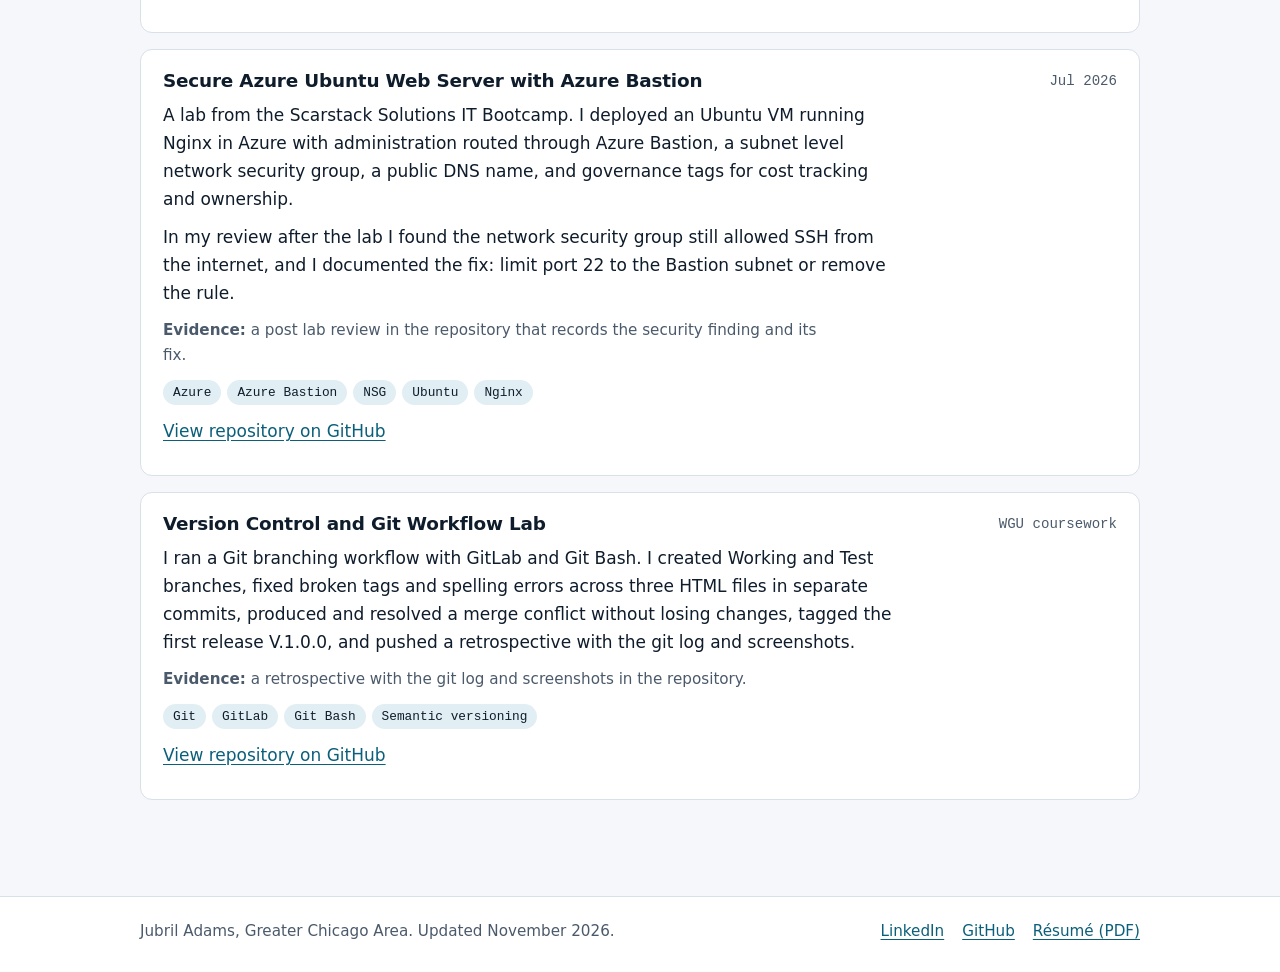
<file: projects.html>
<!DOCTYPE html>
<html lang="en">
<head>
<meta charset="utf-8">
<meta name="viewport" content="width=device-width, initial-scale=1">
<title>Projects | Jubril Adams</title>
<meta name="description" content="Network troubleshooting, Windows Server 2025, Azure governance with Terraform, Azure Bastion, and Git workflow labs, each linked to its GitHub repository.">
<link rel="canonical" href="https://jubriladams.com/projects.html">
<meta property="og:type" content="website">
<meta property="og:title" content="Projects | Jubril Adams">
<meta property="og:description" content="Network troubleshooting, Windows Server 2025, Azure governance with Terraform, Azure Bastion, and Git workflow labs, each linked to its GitHub repository.">
<meta property="og:url" content="https://jubriladams.com/projects.html">
<meta name="theme-color" content="#0b5f7a">
<link rel="stylesheet" href="styles.css">
</head>
<body>
<a class="skip" href="#main">Skip to content</a>
<header class="site-head">
  <div class="wrap">
    <a class="brand" href="index.html">Jubril Adams</a>
    <nav aria-label="Main"><ul><li><a href="index.html">Home</a></li><li><a href="about.html">About</a></li><li><a href="experience.html">Experience</a></li><li><a href="projects.html" aria-current="page">Projects</a></li><li><a href="skills.html">Skills</a></li><li><a href="contact.html">Contact</a></li></ul></nav>
  </div>
</header>
<main id="main"><div class="wrap">

<h1>Projects</h1>
<p class="lead" style="margin-top:12px">Selected labs from my <a href="https://github.com/Jubriladams78">GitHub</a>. They are self directed home labs and coursework, not production employment. None has a live demo, so each links to its repository.</p>
<section class="section" style="margin-top:28px" aria-label="Projects">
<article class="project" id="network">
  <header><h3>Network Troubleshooting Lab (WGU D412)</h3><div class="when">Nov 2026</div></header>
  <p>WGU coursework simulation in GNS3. I resolved all six simulated network and security help desk tickets with a 100% score, working with Wireshark, VyOS routers, an OPNsense firewall, Windows Server DNS, and Ubuntu and Windows clients.</p><p>The problems included a routing loop between two routers, a rogue DNS zone that redirected users to a fake site, a firewall rule that blocked access to a DMZ server, a laptop with the wrong IP configuration, an illegal FTP server found in a packet capture, and unauthorized open ports found with a full TCP scan. I asked each requester targeted questions and confirmed every fix with them before closing the ticket.</p><p class="note">The repository documents my methods and tools only. Specific ticket answers are left out on purpose, because the simulation is a graded assessment that other students still take. <a href="network-lab.html">Read the full walkthrough of my methods</a>. The repository also has a command reference (commands.md).</p>
  <ul class="tags"><li>GNS3</li><li>Wireshark</li><li>VyOS</li><li>OPNsense</li><li>Windows Server DNS</li><li>Ubuntu</li><li>Network troubleshooting</li></ul>
  <p><a href="https://github.com/Jubriladams78/network-troubleshooting-lab">View repository on GitHub</a></p>
</article>
<article class="project" id="windows">
  <header><h3>Windows Server 2025 Home Lab</h3><div class="when">Sep 2026</div></header>
  <p>A self directed lab that simulates an enterprise workflow on Hyper-V with a Windows Server 2025 domain controller and a Windows 11 Enterprise client. I deployed an SMB departmental share, gave an Active Directory security group access through NTFS permissions, and used Group Policy Preferences to map the share for users automatically.</p><p>I checked domain user access and the drive mapping with PowerShell, and fixed a client that had dropped out of the domain and a duplicate drive map entry in the policy.</p><p class="note"><b>Evidence:</b> the repository documents the build and the troubleshooting along the way.</p>
  <ul class="tags"><li>Hyper-V</li><li>Windows Server 2025</li><li>Active Directory</li><li>DNS</li><li>Group Policy</li><li>NTFS</li><li>PowerShell</li></ul>
  <p><a href="https://github.com/Jubriladams78/windows-server-2025-ad-dns-gpo-lab">View repository on GitHub</a></p>
</article>
<article class="project" id="azure">
  <header><h3>Azure Resource Hierarchy and Terraform Governance Lab</h3><div class="when">Aug 2026</div></header>
  <p>A self directed lab that builds an enterprise style Azure governance foundation with Terraform and PowerShell. It includes a resource hierarchy with core, network, and compute resource groups, allowed-location and required-tag policies, reusable bootstrap, validation, and destroy scripts, and GitHub Actions validation.</p><p>I verified the environment with Terraform init, validate, plan, and apply workflows.</p><p class="note"><b>Evidence:</b> design reasoning and screenshot evidence in the repository.</p>
  <ul class="tags"><li>Azure</li><li>Terraform</li><li>Azure Policy</li><li>RBAC</li><li>PowerShell</li><li>GitHub Actions</li></ul>
  <p><a href="https://github.com/Jubriladams78/Azure-resource-hierarchy-lab">View repository on GitHub</a></p>
</article>
<article class="project" id="bastion">
  <header><h3>Secure Azure Ubuntu Web Server with Azure Bastion</h3><div class="when">Jul 2026</div></header>
  <p>A lab from the Scarstack Solutions IT Bootcamp. I deployed an Ubuntu VM running Nginx in Azure with administration routed through Azure Bastion, a subnet level network security group, a public DNS name, and governance tags for cost tracking and ownership.</p><p>In my review after the lab I found the network security group still allowed SSH from the internet, and I documented the fix: limit port 22 to the Bastion subnet or remove the rule.</p><p class="note"><b>Evidence:</b> a post lab review in the repository that records the security finding and its fix.</p>
  <ul class="tags"><li>Azure</li><li>Azure Bastion</li><li>NSG</li><li>Ubuntu</li><li>Nginx</li></ul>
  <p><a href="https://github.com/Jubriladams78/scarstack-azure-bastion-lab">View repository on GitHub</a></p>
</article>
<article class="project" id="git">
  <header><h3>Version Control and Git Workflow Lab</h3><div class="when">WGU coursework</div></header>
  <p>I ran a Git branching workflow with GitLab and Git Bash. I created Working and Test branches, fixed broken tags and spelling errors across three HTML files in separate commits, produced and resolved a merge conflict without losing changes, tagged the first release V.1.0.0, and pushed a retrospective with the git log and screenshots.</p><p class="note"><b>Evidence:</b> a retrospective with the git log and screenshots in the repository.</p>
  <ul class="tags"><li>Git</li><li>GitLab</li><li>Git Bash</li><li>Semantic versioning</li></ul>
  <p><a href="https://github.com/Jubriladams78/git-version-control-lab">View repository on GitHub</a></p>
</article>
</section>
<!-- TODO (Jubril): your GitHub README lists an "Enterprise Service Desk Simulation" but no public repo with that name exists. Add it here once you have the link. -->

</div></main>
<footer>
  <div class="wrap">
    <div>Jubril Adams, Greater Chicago Area. Updated November 2026.</div>
    <ul>
      <li><a href="https://www.linkedin.com/in/jubriladams">LinkedIn</a></li>
      <li><a href="https://github.com/Jubriladams78">GitHub</a></li>
      <li><a href="assets/Jubril-Adams-Resume.pdf">Résumé (PDF)</a></li>
    </ul>
  </div>
</footer>
</body>
</html>
</file>
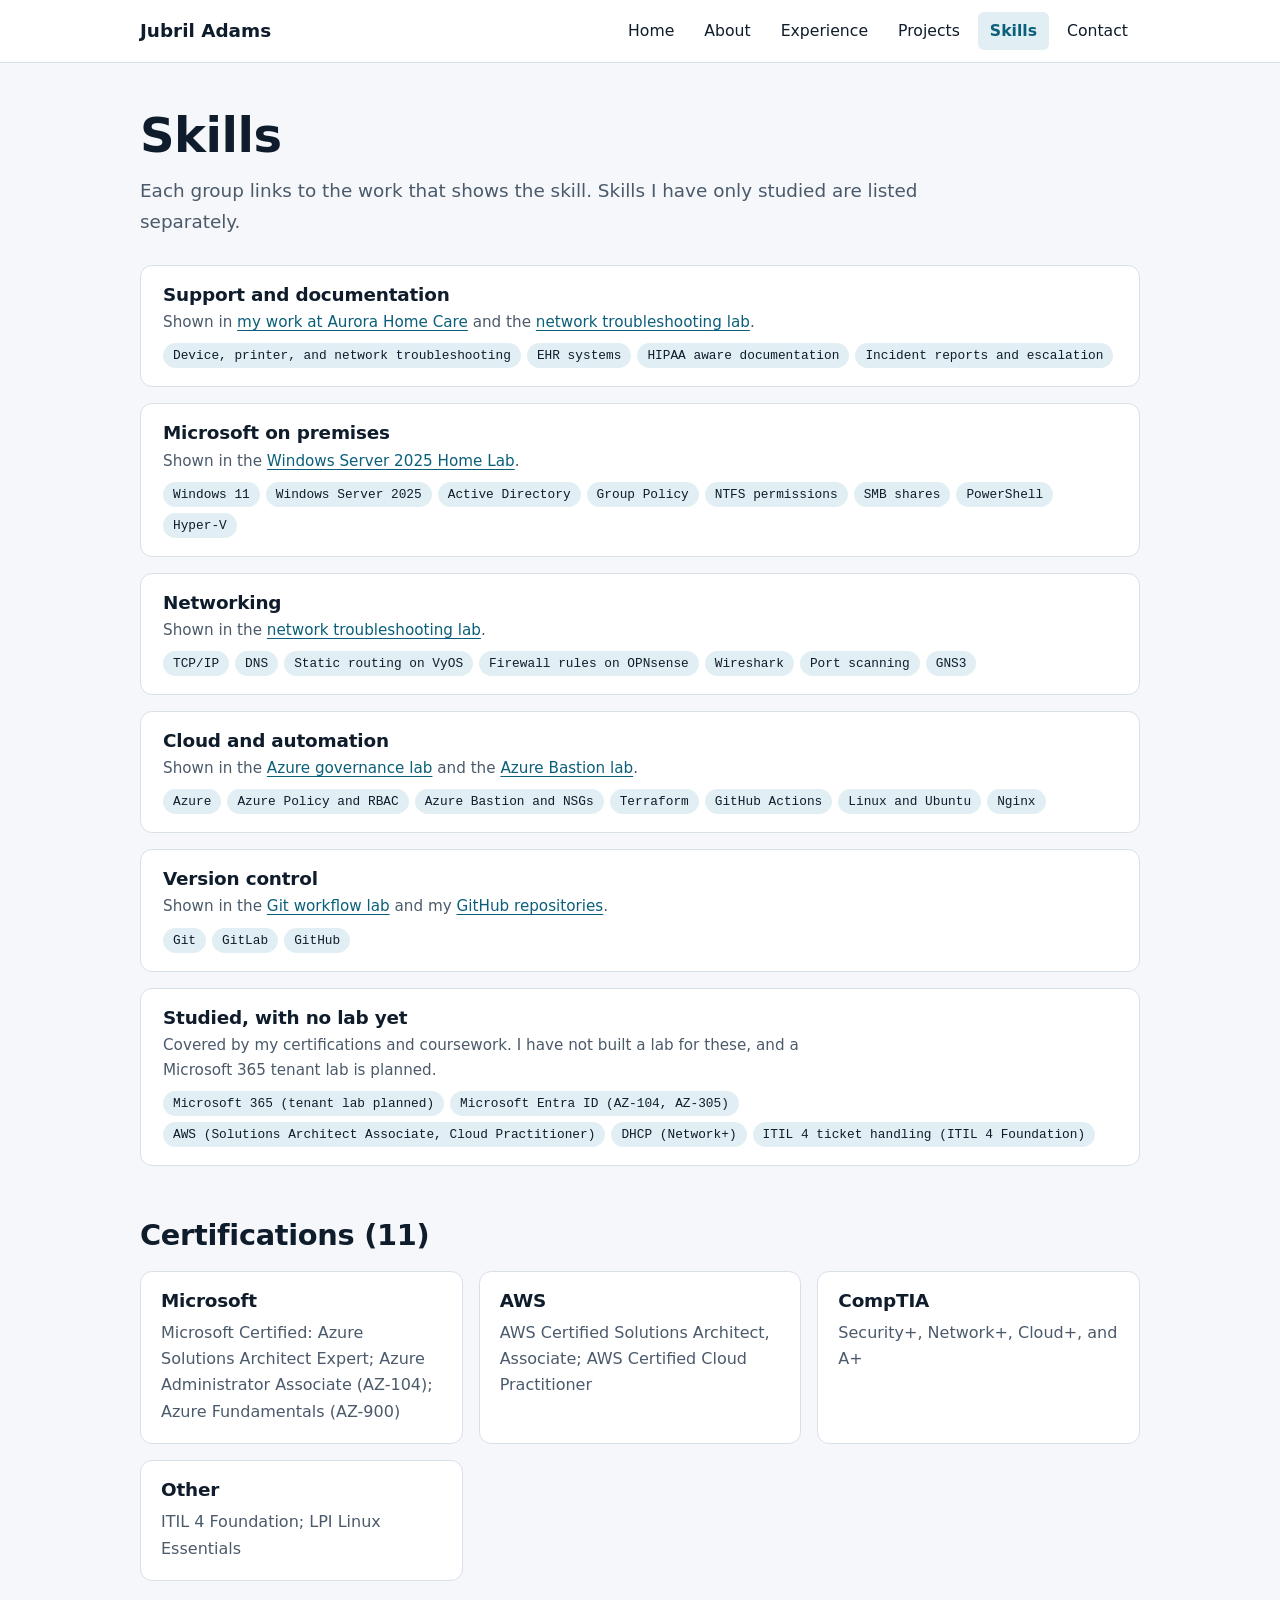
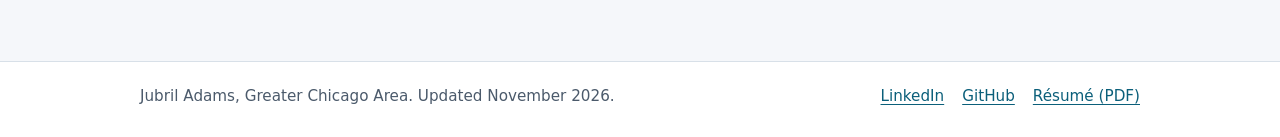
<file: skills.html>
<!DOCTYPE html>
<html lang="en">
<head>
<meta charset="utf-8">
<meta name="viewport" content="width=device-width, initial-scale=1">
<title>Skills and Certifications | Jubril Adams</title>
<meta name="description" content="Support, Microsoft, networking, cloud, and version control skills, plus Azure Solutions Architect Expert, AZ-104, Security+, Network+, A+, and AWS certifications.">
<link rel="canonical" href="https://jubriladams.com/skills.html">
<meta property="og:type" content="website">
<meta property="og:title" content="Skills and Certifications | Jubril Adams">
<meta property="og:description" content="Support, Microsoft, networking, cloud, and version control skills, plus Azure Solutions Architect Expert, AZ-104, Security+, Network+, A+, and AWS certifications.">
<meta property="og:url" content="https://jubriladams.com/skills.html">
<meta name="theme-color" content="#0b5f7a">
<link rel="stylesheet" href="styles.css">
</head>
<body>
<a class="skip" href="#main">Skip to content</a>
<header class="site-head">
  <div class="wrap">
    <a class="brand" href="index.html">Jubril Adams</a>
    <nav aria-label="Main"><ul><li><a href="index.html">Home</a></li><li><a href="about.html">About</a></li><li><a href="experience.html">Experience</a></li><li><a href="projects.html">Projects</a></li><li><a href="skills.html" aria-current="page">Skills</a></li><li><a href="contact.html">Contact</a></li></ul></nav>
  </div>
</header>
<main id="main"><div class="wrap">

<h1>Skills</h1>
<p class="lead" style="margin-top:12px">Each group links to the work that shows the skill. Skills I have only studied are listed separately.</p>
<section class="section" style="margin-top:28px" aria-label="Skill groups">
<section class="skill-group"><h3>Support and documentation</h3><p class="shown">Shown in <a href="experience.html">my work at Aurora Home Care</a> and the <a href="network-lab.html">network troubleshooting lab</a>.</p><ul class="tags"><li>Device, printer, and network troubleshooting</li><li>EHR systems</li><li>HIPAA aware documentation</li><li>Incident reports and escalation</li></ul></section>
<section class="skill-group"><h3>Microsoft on premises</h3><p class="shown">Shown in the <a href="projects.html#windows">Windows Server 2025 Home Lab</a>.</p><ul class="tags"><li>Windows 11</li><li>Windows Server 2025</li><li>Active Directory</li><li>Group Policy</li><li>NTFS permissions</li><li>SMB shares</li><li>PowerShell</li><li>Hyper-V</li></ul></section>
<section class="skill-group"><h3>Networking</h3><p class="shown">Shown in the <a href="network-lab.html">network troubleshooting lab</a>.</p><ul class="tags"><li>TCP/IP</li><li>DNS</li><li>Static routing on VyOS</li><li>Firewall rules on OPNsense</li><li>Wireshark</li><li>Port scanning</li><li>GNS3</li></ul></section>
<section class="skill-group"><h3>Cloud and automation</h3><p class="shown">Shown in the <a href="projects.html#azure">Azure governance lab</a> and the <a href="projects.html#bastion">Azure Bastion lab</a>.</p><ul class="tags"><li>Azure</li><li>Azure Policy and RBAC</li><li>Azure Bastion and NSGs</li><li>Terraform</li><li>GitHub Actions</li><li>Linux and Ubuntu</li><li>Nginx</li></ul></section>
<section class="skill-group"><h3>Version control</h3><p class="shown">Shown in the <a href="projects.html#git">Git workflow lab</a> and my <a href="https://github.com/Jubriladams78">GitHub repositories</a>.</p><ul class="tags"><li>Git</li><li>GitLab</li><li>GitHub</li></ul></section>
<section class="skill-group"><h3>Studied, with no lab yet</h3><p class="shown">Covered by my certifications and coursework. I have not built a lab for these, and a Microsoft 365 tenant lab is planned.</p><ul class="tags"><li>Microsoft 365 (tenant lab planned)</li><li>Microsoft Entra ID (AZ-104, AZ-305)</li><li>AWS (Solutions Architect Associate, Cloud Practitioner)</li><li>DHCP (Network+)</li><li>ITIL 4 ticket handling (ITIL 4 Foundation)</li></ul></section>
</section>
<section class="section" aria-labelledby="certs">
  <h2 id="certs">Certifications (11)</h2>
  <div class="grid"><div class="card"><h3>Microsoft</h3><p>Microsoft Certified: Azure Solutions Architect Expert; Azure Administrator Associate (AZ-104); Azure Fundamentals (AZ-900)</p></div><div class="card"><h3>AWS</h3><p>AWS Certified Solutions Architect, Associate; AWS Certified Cloud Practitioner</p></div><div class="card"><h3>CompTIA</h3><p>Security+, Network+, Cloud+, and A+</p></div><div class="card"><h3>Other</h3><p>ITIL 4 Foundation; LPI Linux Essentials</p></div></div>
</section>
<!-- TODO (Jubril): add certification dates or credential links if you want recruiters to verify them. -->

</div></main>
<footer>
  <div class="wrap">
    <div>Jubril Adams, Greater Chicago Area. Updated November 2026.</div>
    <ul>
      <li><a href="https://www.linkedin.com/in/jubriladams">LinkedIn</a></li>
      <li><a href="https://github.com/Jubriladams78">GitHub</a></li>
      <li><a href="assets/Jubril-Adams-Resume.pdf">Résumé (PDF)</a></li>
    </ul>
  </div>
</footer>
</body>
</html>
</file>
<file: styles.css>
/* Layout idea: calm, scannable pages. One narrow column of prose, wider grids for cards, a sticky "at a glance" card on the home page. */
:root {
  --bg: #f5f7fa;
  --surface: #ffffff;
  --ink: #0f1c2b;
  --muted: #4b5a6b;
  --line: #d8e0e8;
  --accent: #0b5f7a;
  --accent-ink: #ffffff;
  --accent-soft: #e1eff4;
  --good: #1f7a4d;
  --sans: "Segoe UI", system-ui, -apple-system, "Helvetica Neue", Arial, sans-serif;
  --mono: ui-monospace, "SF Mono", Consolas, "Liberation Mono", monospace;
  color-scheme: light;
}
@media (prefers-color-scheme: dark) {
  :root:not([data-theme="light"]) {
    --bg: #0c141d; --surface: #131f2c; --ink: #e8eef4; --muted: #a3b2c2; --line: #263749;
    --accent: #62c0dc; --accent-ink: #06222c; --accent-soft: #14303c; --good: #5fd49b;
    color-scheme: dark;
  }
}
* { box-sizing: border-box; }
html { scroll-behavior: smooth; }
body { margin: 0; background: var(--bg); color: var(--ink); font-family: var(--sans); font-size: 1.0625rem; line-height: 1.65; }
img, svg { max-width: 100%; }
a { color: var(--accent); text-underline-offset: 3px; }
a:hover { text-decoration-thickness: 2px; }
:focus-visible { outline: 3px solid var(--accent); outline-offset: 3px; border-radius: 3px; }
h1, h2, h3 { line-height: 1.2; margin: 0; text-wrap: balance; letter-spacing: -0.01em; }
h1 { font-size: clamp(2rem, 5vw, 3rem); }
h2 { font-size: clamp(1.4rem, 3vw, 1.8rem); }
h3 { font-size: 1.15rem; }
p { margin: 0 0 1em; max-width: 68ch; }
.wrap { width: 100%; max-width: 1040px; margin: 0 auto; padding: 0 20px; }
.skip { position: absolute; left: -999px; top: 8px; background: var(--accent); color: var(--accent-ink); padding: 8px 14px; border-radius: 6px; z-index: 10; }
.skip:focus { left: 8px; }

/* header */
.site-head { background: var(--surface); border-bottom: 1px solid var(--line); }
.site-head .wrap { display: flex; flex-wrap: wrap; align-items: center; justify-content: space-between; gap: 6px 24px; padding-top: 12px; padding-bottom: 12px; }
.brand { font-weight: 700; font-size: 1.15rem; color: var(--ink); text-decoration: none; }
nav ul { display: flex; flex-wrap: wrap; gap: 2px 6px; list-style: none; margin: 0; padding: 0; }
nav a { display: block; padding: 6px 12px; border-radius: 6px; color: var(--ink); text-decoration: none; font-weight: 500; font-size: .98rem; }
nav a:hover { background: var(--accent-soft); }
nav a[aria-current="page"] { background: var(--accent-soft); color: var(--accent); font-weight: 700; }

main { padding: 44px 0 24px; }
.eyebrow { display: inline-flex; align-items: center; gap: 8px; font-family: var(--mono); font-size: .82rem; color: var(--muted); margin-bottom: 14px; }
.dot { width: 9px; height: 9px; border-radius: 50%; background: var(--good); }
.lead { font-size: 1.15rem; color: var(--muted); }
.actions { display: flex; flex-wrap: wrap; gap: 10px; margin-top: 22px; }
.btn { display: inline-block; padding: 10px 18px; border-radius: 8px; border: 2px solid var(--accent); color: var(--accent); text-decoration: none; font-weight: 600; }
.btn:hover { background: var(--accent-soft); }
.btn.primary { background: var(--accent); color: var(--accent-ink); }
.btn.primary:hover { filter: brightness(1.08); }

/* home hero */
.hero { display: grid; grid-template-columns: minmax(0, 1.4fr) minmax(0, 1fr); gap: 36px; align-items: start; }
.glance { background: var(--surface); border: 1px solid var(--line); border-radius: 12px; padding: 20px 22px; }
.glance h2 { font-size: 1rem; font-family: var(--mono); font-weight: 500; color: var(--muted); margin-bottom: 10px; }
.glance dl { margin: 0; }
.glance dt { font-size: .8rem; font-family: var(--mono); text-transform: uppercase; letter-spacing: .05em; color: var(--accent); margin-top: 12px; }
.glance dd { margin: 2px 0 0; }

.section { margin-top: 52px; }
.section > h2 { margin-bottom: 18px; }
.grid { display: grid; grid-template-columns: repeat(auto-fit, minmax(min(100%, 240px), 1fr)); gap: 16px; }
.card { background: var(--surface); border: 1px solid var(--line); border-radius: 12px; padding: 18px 20px; }
.card h3 { margin-bottom: 8px; }
.card p { margin: 0; color: var(--muted); font-size: 1rem; }

/* experience */
.job { background: var(--surface); border: 1px solid var(--line); border-radius: 12px; padding: 20px 22px; margin-bottom: 16px; }
.job header { display: flex; flex-wrap: wrap; justify-content: space-between; gap: 4px 16px; margin-bottom: 10px; }
.job .org { color: var(--muted); }
.job .when { font-family: var(--mono); font-size: .88rem; color: var(--muted); white-space: nowrap; }
.job ul { margin: 0; padding-left: 1.2em; }
.job li { margin-bottom: 6px; max-width: 70ch; }

/* projects */
.project { background: var(--surface); border: 1px solid var(--line); border-radius: 12px; padding: 20px 22px; margin-bottom: 16px; }
.project header { display: flex; flex-wrap: wrap; justify-content: space-between; gap: 4px 16px; margin-bottom: 8px; }
.project .when { font-family: var(--mono); font-size: .88rem; color: var(--muted); }
.tags { display: flex; flex-wrap: wrap; gap: 6px; list-style: none; margin: 12px 0; padding: 0; }
.tags li { font-family: var(--mono); font-size: .8rem; background: var(--accent-soft); color: var(--ink); padding: 2px 10px; border-radius: 999px; }
.project p { margin-bottom: .6em; }
.note { color: var(--muted); font-size: .95rem; }

/* skills */
.skill-group { background: var(--surface); border: 1px solid var(--line); border-radius: 12px; padding: 18px 22px; margin-bottom: 16px; }
.skill-group h3 { margin-bottom: 4px; }
.skill-group .shown { color: var(--muted); font-size: .95rem; margin: 0 0 8px; }
.skill-group .tags { margin: 8px 0 0; }

/* contact */
.contact-list { list-style: none; padding: 0; margin: 0; display: grid; gap: 12px; }
.contact-list li { background: var(--surface); border: 1px solid var(--line); border-radius: 12px; padding: 16px 20px; }
.contact-list b { display: block; font-family: var(--mono); font-size: .8rem; text-transform: uppercase; letter-spacing: .05em; color: var(--accent); margin-bottom: 2px; }

footer { margin-top: 56px; border-top: 1px solid var(--line); background: var(--surface); }
footer .wrap { display: flex; flex-wrap: wrap; gap: 8px 28px; justify-content: space-between; padding-top: 22px; padding-bottom: 28px; color: var(--muted); font-size: .95rem; }
footer ul { display: flex; flex-wrap: wrap; gap: 6px 18px; list-style: none; margin: 0; padding: 0; }

@media (max-width: 800px) {
  .hero { grid-template-columns: minmax(0, 1fr); }
  main { padding-top: 28px; }
  .job .when { white-space: normal; }
}
@media (prefers-reduced-motion: reduce) { html { scroll-behavior: auto; } }
@media print { .site-head nav, .actions, footer { display: none; } body { background: #fff; } }
.hero h1 { margin-bottom: 16px; }
.card .links { display: flex; flex-wrap: wrap; gap: 4px 18px; margin-top: 12px; }
.card .links a { font-weight: 600; }
</file>
